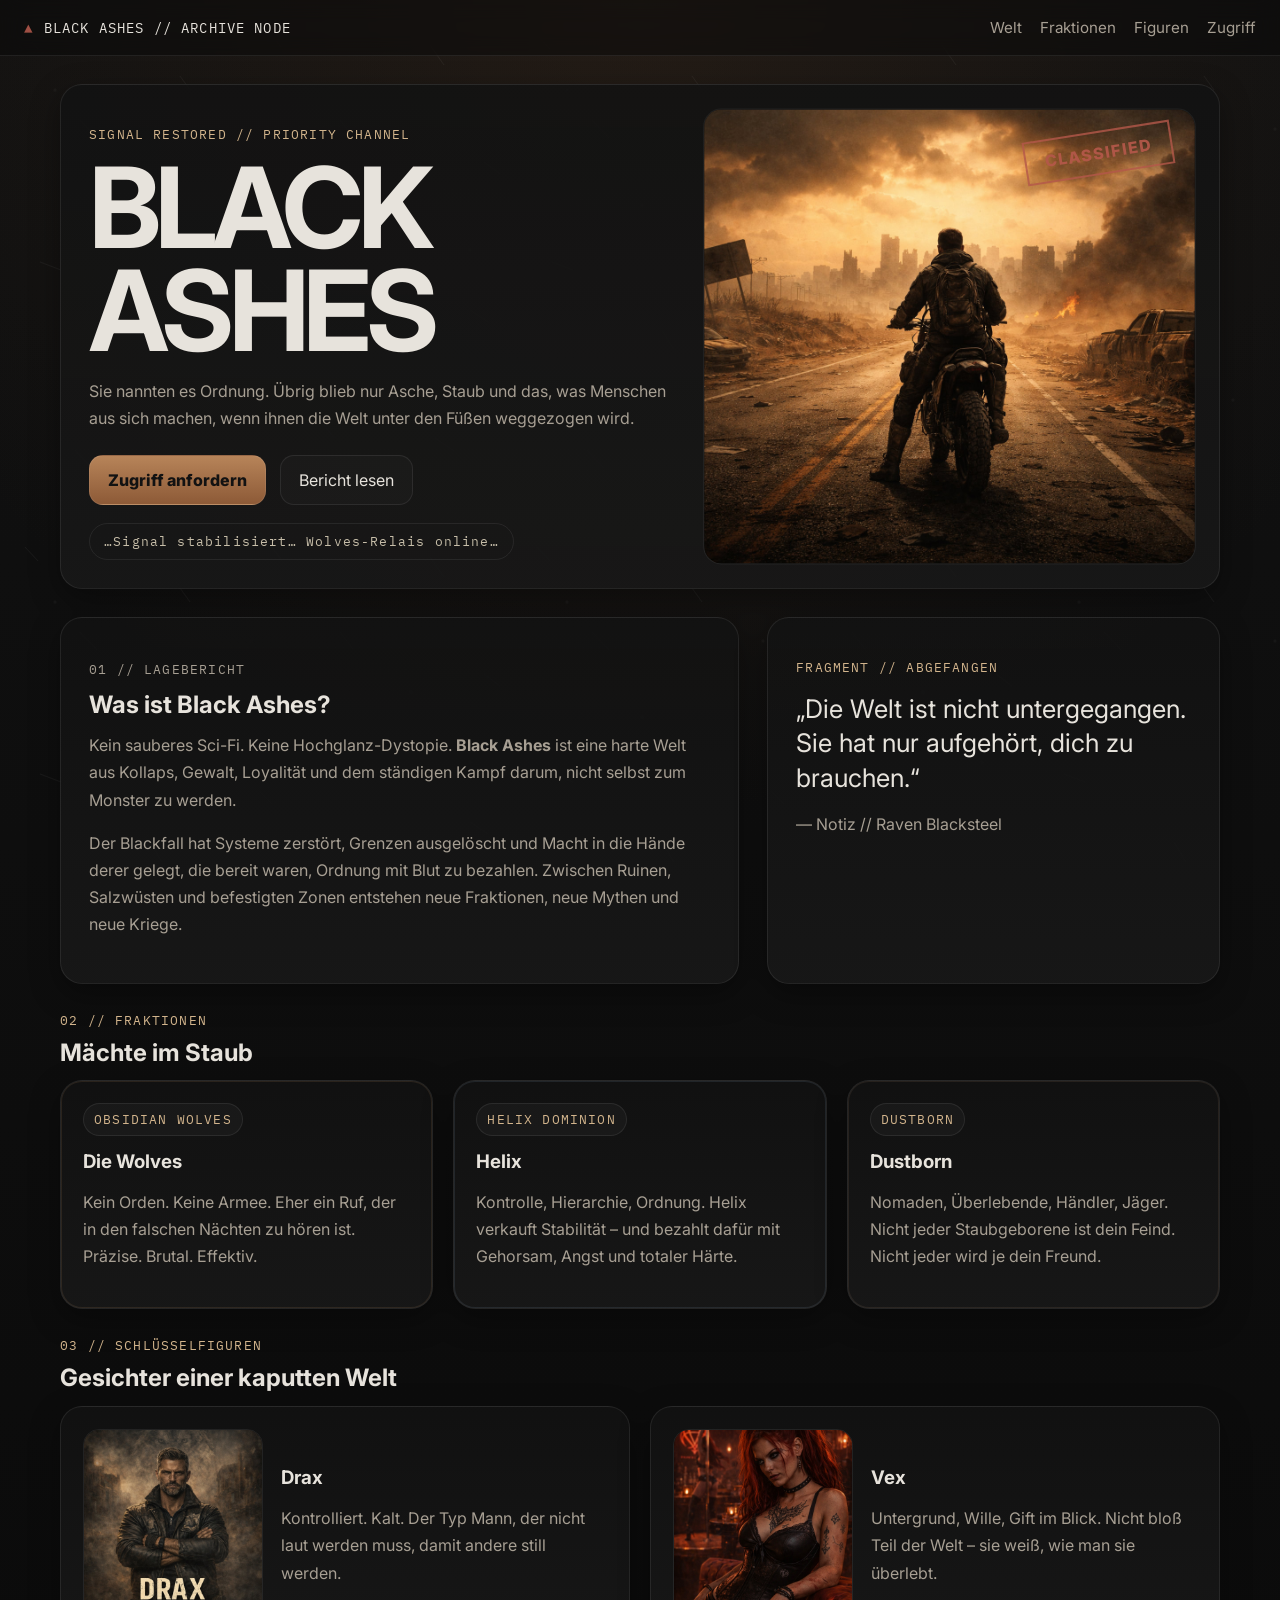
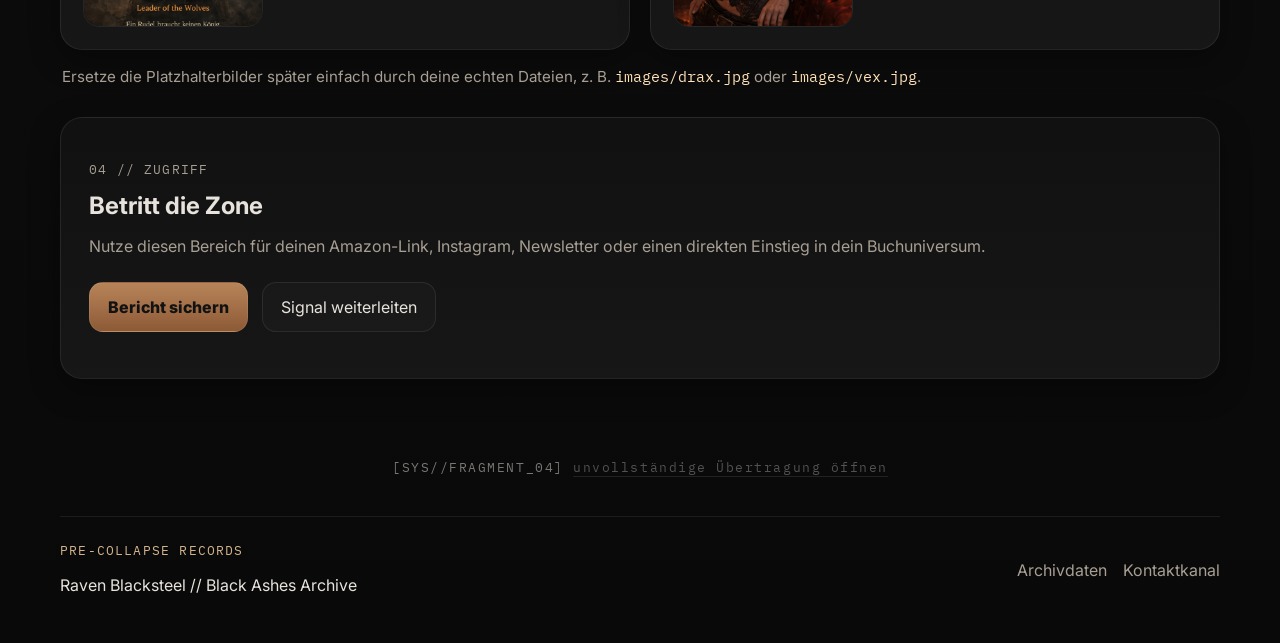
<file: index.html>
<!DOCTYPE html>
<html lang="de">
<head>
  <meta charset="UTF-8" />
  <meta name="viewport" content="width=device-width, initial-scale=1.0" />
  <title>Black Ashes // Signal Archive</title>
  <meta name="description" content="Düstere Landingpage im Black-Ashes-Stil für Netlify." />
  <link rel="preconnect" href="https://fonts.googleapis.com">
  <link rel="preconnect" href="https://fonts.gstatic.com" crossorigin>
  <link href="https://fonts.googleapis.com/css2?family=Inter:wght@400;500;700;800&family=IBM+Plex+Mono:wght@400;500;700&display=swap" rel="stylesheet">
  <link rel="stylesheet" href="style.css" />
</head>
<body>
  <div class="noise"></div>
  <div class="scanlines"></div>

  <header class="topbar">
    <div class="brand">
      <span class="brand-mark">▲</span>
      <span>BLACK ASHES // ARCHIVE NODE</span>
    </div>
    <nav>
      <a href="#world">Welt</a>
      <a href="#factions">Fraktionen</a>
      <a href="#characters">Figuren</a>
      <a href="#access">Zugriff</a>
    </nav>
  </header>

  <main>
    <section class="hero panel">
      <div class="hero-copy">
        <p class="eyebrow">SIGNAL RESTORED // PRIORITY CHANNEL</p>
        <h1>BLACK ASHES</h1>
        <p class="lead">Sie nannten es Ordnung. Übrig blieb nur Asche, Staub und das, was Menschen aus sich machen, wenn ihnen die Welt unter den Füßen weggezogen wird.</p>
        <div class="hero-actions">
          <a class="button button-primary" href="#access">Zugriff anfordern</a>
          <a class="button button-secondary" href="#world">Bericht lesen</a>
        </div>
        <div class="terminal-line" id="terminalLine">…Signal stabilisiert… Wolves-Relais online…</div>
      </div>
      <div class="hero-media">
        <img src="images/hero.jpg" alt="Staubige Straße mit dystopischer Atmosphäre" />
        <div class="stamp">CLASSIFIED</div>
      </div>
    </section>

    <section id="world" class="grid-2 section-gap">
      <article class="panel dossier">
        <p class="section-tag">01 // LAGEBERICHT</p>
        <h2>Was ist Black Ashes?</h2>
        <p>Kein sauberes Sci-Fi. Keine Hochglanz-Dystopie. <strong>Black Ashes</strong> ist eine harte Welt aus Kollaps, Gewalt, Loyalität und dem ständigen Kampf darum, nicht selbst zum Monster zu werden.</p>
        <p>Der Blackfall hat Systeme zerstört, Grenzen ausgelöscht und Macht in die Hände derer gelegt, die bereit waren, Ordnung mit Blut zu bezahlen. Zwischen Ruinen, Salzwüsten und befestigten Zonen entstehen neue Fraktionen, neue Mythen und neue Kriege.</p>
      </article>

      <article class="panel quote-card">
        <p class="section-tag">FRAGMENT // ABGEFANGEN</p>
        <blockquote>
          „Die Welt ist nicht untergegangen. Sie hat nur aufgehört, dich zu brauchen.“
        </blockquote>
        <p class="quote-source">— Notiz // Raven Blacksteel</p>
      </article>
    </section>

    <section id="factions" class="section-gap">
      <div class="section-head">
        <p class="section-tag">02 // FRAKTIONEN</p>
        <h2>Mächte im Staub</h2>
      </div>
      <div class="cards-3">
        <article class="panel faction wolves">
          <span class="badge">OBSIDIAN WOLVES</span>
          <h3>Die Wolves</h3>
          <p>Kein Orden. Keine Armee. Eher ein Ruf, der in den falschen Nächten zu hören ist. Präzise. Brutal. Effektiv.</p>
        </article>
        <article class="panel faction helix">
          <span class="badge">HELIX DOMINION</span>
          <h3>Helix</h3>
          <p>Kontrolle, Hierarchie, Ordnung. Helix verkauft Stabilität – und bezahlt dafür mit Gehorsam, Angst und totaler Härte.</p>
        </article>
        <article class="panel faction dustborn">
          <span class="badge">DUSTBORN</span>
          <h3>Dustborn</h3>
          <p>Nomaden, Überlebende, Händler, Jäger. Nicht jeder Staubgeborene ist dein Feind. Nicht jeder wird je dein Freund.</p>
        </article>
      </div>
    </section>

    <section id="characters" class="section-gap">
      <div class="section-head">
        <p class="section-tag">03 // SCHLÜSSELFIGUREN</p>
        <h2>Gesichter einer kaputten Welt</h2>
      </div>
      <div class="character-grid">
        <article class="panel character-card">
          <img src="images/drax.jpg" alt="Platzhalterbild für Drax" />
          <div>
            <h3>Drax</h3>
            <p>Kontrolliert. Kalt. Der Typ Mann, der nicht laut werden muss, damit andere still werden.</p>
          </div>
        </article>
        <article class="panel character-card">
          <img src="images/vex.jpg" alt="Platzhalterbild für Vex" />
          <div>
            <h3>Vex</h3>
            <p>Untergrund, Wille, Gift im Blick. Nicht bloß Teil der Welt – sie weiß, wie man sie überlebt.</p>
          </div>
        </article>
      </div>
      <p class="replace-note">Ersetze die Platzhalterbilder später einfach durch deine echten Dateien, z. B. <code>images/drax.jpg</code> oder <code>images/vex.jpg</code>.</p>
    </section>

    <section id="access" class="panel cta section-gap">
      <p class="section-tag">04 // ZUGRIFF</p>
      <h2>Betritt die Zone</h2>
      <p>Nutze diesen Bereich für deinen Amazon-Link, Instagram, Newsletter oder einen direkten Einstieg in dein Buchuniversum.</p>
      <div class="hero-actions">
        <a class="button button-primary" href="#">Bericht sichern</a>
        <a class="button button-secondary" href="#">Signal weiterleiten</a>
      </div>
    </section>
  </main>

  <div class="content signal-wrapper">
    <p class="signal-link">
      [SYS//FRAGMENT_04]
      <a href="https://argus-node.netlify.app/">
        unvollständige Übertragung öffnen
      </a>
    </p>
  </div>

  <footer class="footer">
    <div>
      <p class="footer-title">PRE-COLLAPSE RECORDS</p>
      <p>Raven Blacksteel // Black Ashes Archive</p>
    </div>
    <div class="footer-links">
      <a href="impressum.html">Archivdaten</a>
      <a href="#">Kontaktkanal</a>
    </div>
  </footer>

  <script src="script.js"></script>
</body>
</html>
</file>
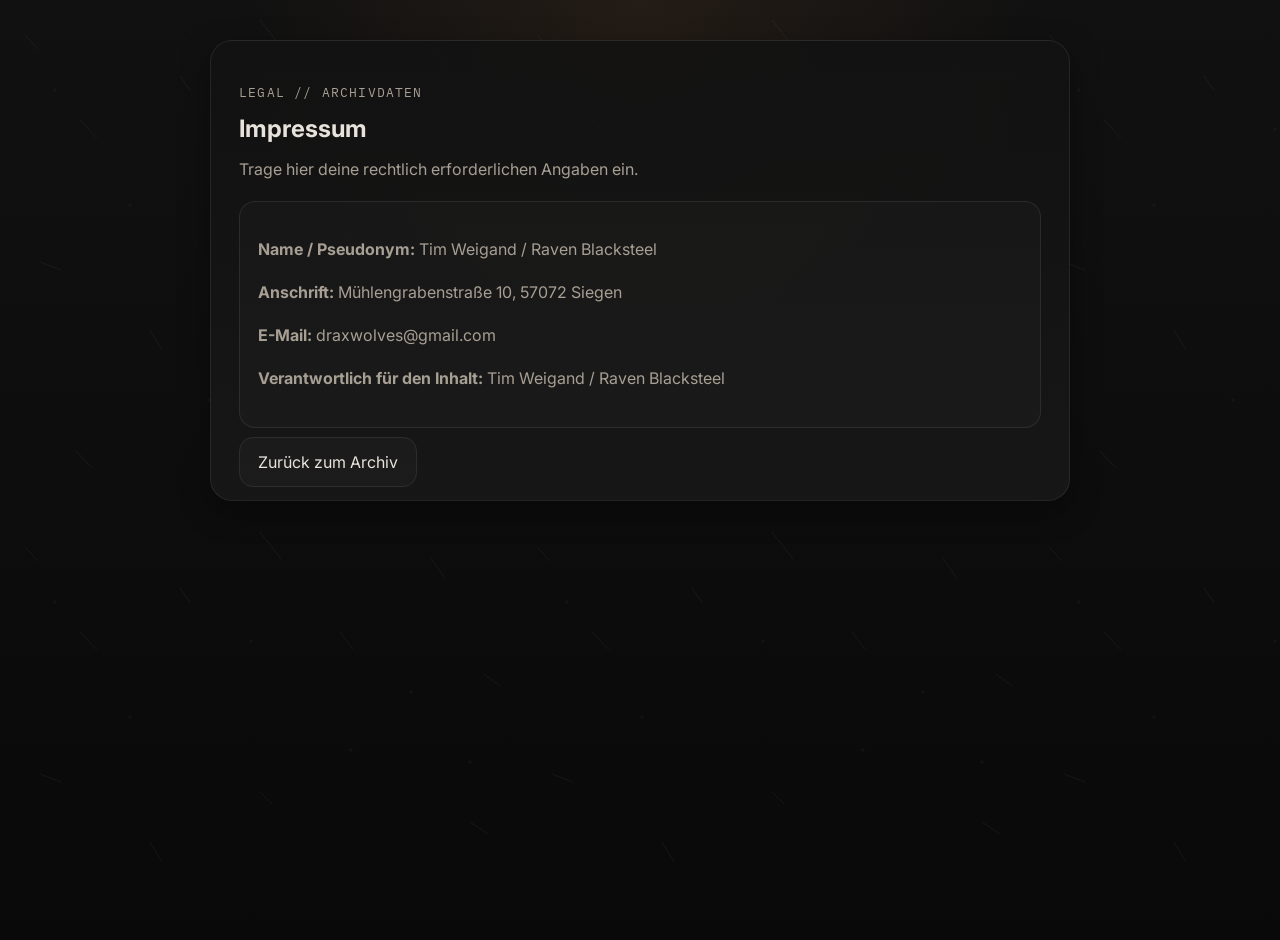
<file: impressum.html>
<!DOCTYPE html>
<html lang="de">
<head>
  <meta charset="UTF-8" />
  <meta name="viewport" content="width=device-width, initial-scale=1.0" />
  <title>Archivdaten // Impressum</title>
  <link rel="preconnect" href="https://fonts.googleapis.com">
  <link rel="preconnect" href="https://fonts.gstatic.com" crossorigin>
  <link href="https://fonts.googleapis.com/css2?family=Inter:wght@400;500;700;800&family=IBM+Plex+Mono:wght@400;500;700&display=swap" rel="stylesheet">
  <link rel="stylesheet" href="style.css" />
</head>
<body>
  <div class="noise"></div>
  <div class="scanlines"></div>
  <main class="impressum-wrap">
    <section class="panel impressum-panel">
      <p class="section-tag">LEGAL // ARCHIVDATEN</p>
      <h1>Impressum</h1>
      <p>Trage hier deine rechtlich erforderlichen Angaben ein.</p>
      <div class="legal-block">
        <p><strong>Name / Pseudonym:</strong> Tim Weigand / Raven Blacksteel</p>
        <p><strong>Anschrift:</strong> Mühlengrabenstraße 10, 57072 Siegen</p>
        <p><strong>E-Mail:</strong> draxwolves@gmail.com</p>
        <p><strong>Verantwortlich für den Inhalt:</strong> Tim Weigand / Raven Blacksteel</p>
      </div>
      <a class="button button-secondary" href="index.html">Zurück zum Archiv</a>
    </section>
  </main>
</body>
</html>
</file>
<file: style.css>
:root {
  --bg: #090909;
  --panel: rgba(18, 18, 18, 0.88);
  --panel-2: rgba(24, 24, 24, 0.9);
  --text: #e7e3dc;
  --muted: #a79f93;
  --line: rgba(255,255,255,0.08);
  --accent: #d2b48c;
  --danger: #9f4f44;
  --shadow: 0 10px 30px rgba(0,0,0,0.35);
}

* { box-sizing: border-box; }
html { scroll-behavior: smooth; }
body {
  margin: 0;
  font-family: Inter, system-ui, sans-serif;
  color: var(--text);
  background:
    radial-gradient(circle at top, rgba(92,61,37,0.25), transparent 35%),
    linear-gradient(180deg, #111 0%, #090909 100%);
  min-height: 100vh;
  position: relative;
  overflow-x: hidden;
}

a { color: inherit; text-decoration: none; }
img { display: block; max-width: 100%; }
code { font-family: "IBM Plex Mono", monospace; color: #ffe2b8; }

.noise,
.scanlines {
  pointer-events: none;
  position: fixed;
  inset: 0;
  z-index: 0;
}

.noise {
  opacity: 0.08;
  background-image: url("images/texture.svg");
  mix-blend-mode: screen;
}

.scanlines {
  opacity: 0.08;
  background: repeating-linear-gradient(
    to bottom,
    rgba(255,255,255,0.05),
    rgba(255,255,255,0.05) 1px,
    transparent 1px,
    transparent 4px
  );
}

.topbar,
main,
.footer,
.impressum-wrap {
  position: relative;
  z-index: 1;
}

.topbar {
  display: flex;
  justify-content: space-between;
  align-items: center;
  padding: 18px 24px;
  border-bottom: 1px solid var(--line);
  background: rgba(8,8,8,0.5);
  backdrop-filter: blur(10px);
  position: sticky;
  top: 0;
}

.topbar nav {
  display: flex;
  gap: 18px;
  flex-wrap: wrap;
}

.topbar a {
  color: var(--muted);
  font-size: 0.95rem;
}

.topbar a:hover { color: var(--text); }
.brand {
  display: flex;
  align-items: center;
  gap: 10px;
  font-family: "IBM Plex Mono", monospace;
  font-size: 0.9rem;
  letter-spacing: 0.08em;
}
.brand-mark { color: var(--danger); }

main {
  width: min(1160px, calc(100% - 32px));
  margin: 28px auto 80px;
}

.panel {
  background: linear-gradient(180deg, var(--panel) 0%, var(--panel-2) 100%);
  border: 1px solid var(--line);
  box-shadow: var(--shadow);
  border-radius: 22px;
}

.hero {
  display: grid;
  grid-template-columns: 1.1fr 0.9fr;
  gap: 28px;
  padding: 28px;
  overflow: hidden;
}

.hero-copy { align-self: center; }
.eyebrow,
.section-tag,
.terminal-line,
.badge,
.footer-title {
  font-family: "IBM Plex Mono", monospace;
  letter-spacing: 0.09em;
}
.eyebrow,
.section-tag,
.badge,
.footer-title {
  color: var(--accent);
  font-size: 0.82rem;
}

.hero h1,
.cta h2,
.section-head h2,
.dossier h2,
.impressum-panel h1 {
  margin: 10px 0 14px;
  line-height: 0.92;
}
.hero h1 {
  font-size: clamp(3.2rem, 9vw, 7rem);
  letter-spacing: -0.05em;
}

.lead,
.dossier p,
.faction p,
.character-card p,
.cta p,
.impressum-panel p,
.quote-source,
.replace-note {
  color: var(--muted);
  line-height: 1.7;
}

.hero-actions {
  display: flex;
  gap: 14px;
  flex-wrap: wrap;
  margin: 22px 0 18px;
}

.button {
  padding: 14px 18px;
  border-radius: 14px;
  border: 1px solid var(--line);
  transition: transform 0.18s ease, border-color 0.18s ease, background 0.18s ease;
}
.button:hover {
  transform: translateY(-2px);
  border-color: rgba(255,255,255,0.18);
}
.button-primary {
  background: linear-gradient(180deg, #b78459, #8d5a37);
  color: #121212;
  font-weight: 800;
}
.button-secondary {
  background: rgba(255,255,255,0.02);
}

.terminal-line {
  display: inline-block;
  border: 1px solid rgba(255,255,255,0.07);
  border-radius: 999px;
  padding: 9px 14px;
  color: #c7bea9;
  font-size: 0.82rem;
}

.hero-media {
  position: relative;
  min-height: 420px;
}
.hero-media img {
  width: 100%;
  height: 100%;
  object-fit: cover;
  border-radius: 18px;
  border: 1px solid rgba(255,255,255,0.06);
}
.stamp {
  position: absolute;
  right: 18px;
  top: 18px;
  border: 2px solid rgba(180,88,74,0.8);
  color: rgba(180,88,74,0.92);
  padding: 10px 18px;
  transform: rotate(-9deg);
  font-weight: 800;
  letter-spacing: 0.08em;
}

.section-gap { margin-top: 28px; }
.grid-2 {
  display: grid;
  grid-template-columns: 1.2fr 0.8fr;
  gap: 28px;
}

.dossier,
.quote-card,
.cta,
.impressum-panel { padding: 28px; }
.quote-card blockquote {
  margin: 16px 0;
  font-size: 1.6rem;
  line-height: 1.35;
}

.section-head { margin-bottom: 16px; }
.cards-3,
.character-grid {
  display: grid;
  gap: 20px;
}
.cards-3 { grid-template-columns: repeat(3, 1fr); }
.character-grid { grid-template-columns: repeat(2, 1fr); }

.faction,
.character-card { padding: 22px; }
.faction h3,
.character-card h3 { margin: 14px 0 8px; }
.badge {
  display: inline-flex;
  padding: 7px 10px;
  border-radius: 999px;
  border: 1px solid rgba(255,255,255,0.08);
  background: rgba(255,255,255,0.03);
}
.wolves { box-shadow: inset 0 0 0 1px rgba(183,132,89,0.15), var(--shadow); }
.helix { box-shadow: inset 0 0 0 1px rgba(120,145,175,0.15), var(--shadow); }
.dustborn { box-shadow: inset 0 0 0 1px rgba(151,124,94,0.15), var(--shadow); }

.character-card {
  display: grid;
  grid-template-columns: 180px 1fr;
  align-items: center;
  gap: 18px;
}
.character-card img {
  width: 100%;
  aspect-ratio: 1 / 1.1;
  object-fit: cover;
  border-radius: 16px;
  border: 1px solid rgba(255,255,255,0.07);
}

.replace-note {
  margin: 14px 2px 0;
  font-size: 0.95rem;
}

.footer {
  width: min(1160px, calc(100% - 32px));
  margin: 0 auto 32px;
  display: flex;
  justify-content: space-between;
  gap: 20px;
  align-items: center;
  padding-top: 12px;
  border-top: 1px solid var(--line);
}
.footer-links {
  display: flex;
  gap: 16px;
  flex-wrap: wrap;
  color: var(--muted);
}

.impressum-wrap {
  width: min(860px, calc(100% - 32px));
  margin: 40px auto;
}
.legal-block {
  background: rgba(255,255,255,0.02);
  border: 1px solid var(--line);
  padding: 18px;
  border-radius: 16px;
  margin: 18px 0 24px;
}

.glitch {
  animation: glitch 0.18s linear 2;
}
@keyframes glitch {
  0% { transform: translate(0); opacity: 1; }
  25% { transform: translate(2px, -1px); opacity: 0.9; }
  50% { transform: translate(-2px, 1px); opacity: 0.85; }
  75% { transform: translate(1px, 0); opacity: 0.95; }
  100% { transform: translate(0); opacity: 1; }
}

@media (max-width: 920px) {
  .hero,
  .grid-2,
  .cards-3,
  .character-grid,
  .character-card {
    grid-template-columns: 1fr;
  }

  .hero-media { min-height: 300px; }
  .topbar,
  .footer {
    flex-direction: column;
    align-items: flex-start;
  }
}


/* ===== SIGNAL LINK FINAL ===== */
.signal-wrapper {
  max-width: 800px;
  margin: 40px auto 40px auto;
  text-align: center;
}

.signal-link {
  opacity: 0.5;
  font-size: 0.8rem;
  letter-spacing: 0.12em;
  font-family: "IBM Plex Mono", monospace;
  animation: signalFlicker 4s infinite;
}

.signal-link a {
  color: #9a9a9a;
  text-decoration: none;
  border-bottom: 1px solid rgba(255,255,255,0.2);
  transition: 0.3s;
}

.signal-link a:hover {
  color: #ffffff;
  border-bottom-color: rgba(255,255,255,0.6);
}

/* subtle flicker */
@keyframes signalFlicker {
  0%, 100% { opacity: 0.5; }
  45% { opacity: 0.25; }
  50% { opacity: 0.6; }
  55% { opacity: 0.3; }
}

/* spacing fix before footer */
.signal-wrapper + .footer {
  margin-top: 10px;
}
</file>
